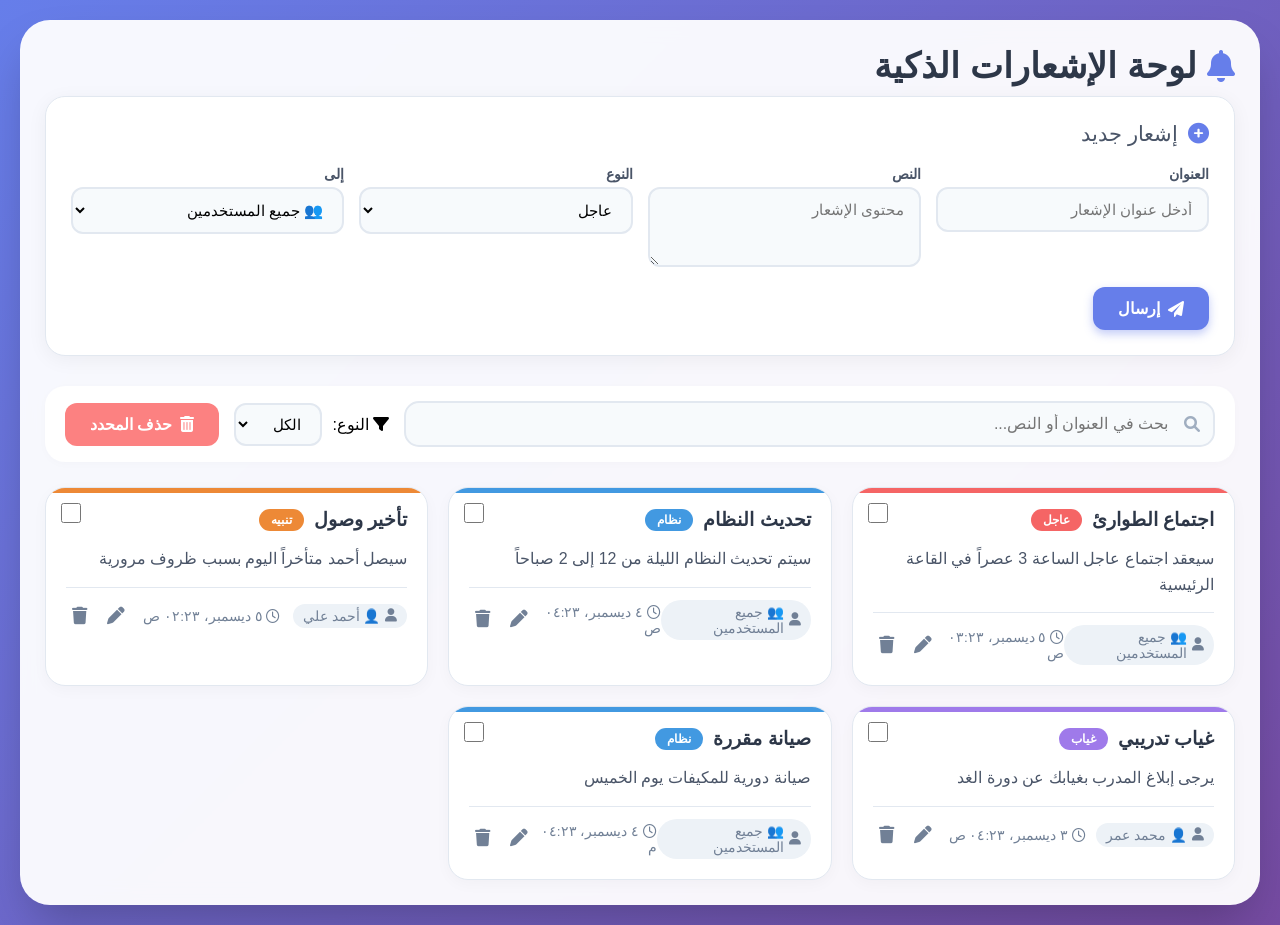
<file: map.html>
<!DOCTYPE html>
<html lang="ar" dir="rtl">
<head>
  <meta charset="UTF-8">
  <meta name="viewport" content="width=device-width, initial-scale=1.0">
  <title>لوحة الإشعارات الذكية</title>
  <!-- Font Awesome للأيقونات -->
  <link rel="stylesheet" href="https://cdnjs.cloudflare.com/ajax/libs/font-awesome/6.0.0-beta3/css/all.min.css">
  <style>
    * {
      margin: 0;
      padding: 0;
      box-sizing: border-box;
      font-family: 'Segoe UI', Tahoma, Geneva, Verdana, sans-serif;
    }

    body {
      background: linear-gradient(135deg, #667eea 0%, #764ba2 100%);
      min-height: 100vh;
      padding: 20px;
    }

    /* الحاوية الرئيسية */
    .dashboard {
      max-width: 1400px;
      margin: 0 auto;
      background: rgba(255, 255, 255, 0.95);
      backdrop-filter: blur(10px);
      border-radius: 30px;
      box-shadow: 0 25px 50px -12px rgba(0, 0, 0, 0.25);
      overflow: hidden;
      padding: 25px;
    }

    /* العنوان الرئيسي */
    h1 {
      font-size: 2.2rem;
      font-weight: 700;
      color: #2d3748;
      margin-bottom: 10px;
      display: flex;
      align-items: center;
      gap: 10px;
    }

    h1 i {
      color: #667eea;
      font-size: 2rem;
    }

    /* بطاقة النموذج */
    .form-card {
      background: white;
      border-radius: 20px;
      padding: 25px;
      margin-bottom: 30px;
      box-shadow: 0 4px 20px rgba(0, 0, 0, 0.05);
      border: 1px solid #e2e8f0;
    }

    .form-title {
      display: flex;
      align-items: center;
      gap: 10px;
      color: #4a5568;
      margin-bottom: 20px;
      font-size: 1.3rem;
    }

    .form-grid {
      display: grid;
      grid-template-columns: repeat(auto-fit, minmax(200px, 1fr));
      gap: 15px;
    }

    .input-group {
      display: flex;
      flex-direction: column;
      gap: 5px;
    }

    .input-group label {
      font-weight: 600;
      color: #4a5568;
      font-size: 0.9rem;
    }

    .input-group input, .input-group select, .input-group textarea {
      padding: 12px 15px;
      border: 2px solid #e2e8f0;
      border-radius: 12px;
      font-size: 0.95rem;
      transition: all 0.3s;
      background: #f7fafc;
    }

    .input-group input:focus, .input-group select:focus, .input-group textarea:focus {
      outline: none;
      border-color: #667eea;
      background: white;
      box-shadow: 0 0 0 3px rgba(102, 126, 234, 0.1);
    }

    .input-group textarea {
      resize: vertical;
      min-height: 80px;
    }

    .form-actions {
      display: flex;
      gap: 15px;
      margin-top: 20px;
      flex-wrap: wrap;
    }

    .btn {
      padding: 12px 25px;
      border: none;
      border-radius: 12px;
      font-weight: 600;
      font-size: 1rem;
      cursor: pointer;
      transition: all 0.3s;
      display: inline-flex;
      align-items: center;
      gap: 8px;
      background: #edf2f7;
      color: #2d3748;
    }

    .btn-primary {
      background: #667eea;
      color: white;
      box-shadow: 0 4px 10px rgba(102, 126, 234, 0.4);
    }

    .btn-primary:hover {
      background: #5a67d8;
      transform: translateY(-2px);
    }

    .btn-danger {
      background: #fc8181;
      color: white;
    }

    .btn-danger:hover {
      background: #f56565;
    }

    .btn-secondary {
      background: #cbd5e0;
      color: #2d3748;
    }

    .btn-secondary:hover {
      background: #a0aec0;
    }

    /* شريط الأدوات */
    .toolbar {
      display: flex;
      flex-wrap: wrap;
      gap: 15px;
      margin-bottom: 25px;
      align-items: center;
      background: white;
      padding: 15px 20px;
      border-radius: 20px;
      box-shadow: 0 2px 10px rgba(0,0,0,0.02);
    }

    .search-box {
      flex: 1;
      min-width: 250px;
      position: relative;
    }

    .search-box i {
      position: absolute;
      right: 15px;
      top: 50%;
      transform: translateY(-50%);
      color: #a0aec0;
    }

    .search-box input {
      width: 100%;
      padding: 12px 45px 12px 20px;
      border: 2px solid #e2e8f0;
      border-radius: 15px;
      font-size: 1rem;
      background: #f7fafc;
    }

    .filter-group {
      display: flex;
      align-items: center;
      gap: 10px;
    }

    .filter-group select {
      padding: 10px 15px;
      border: 2px solid #e2e8f0;
      border-radius: 12px;
      background: #f7fafc;
      font-size: 0.95rem;
    }

    /* شبكة البطاقات */
    .notifications-grid {
      display: grid;
      grid-template-columns: repeat(auto-fill, minmax(320px, 1fr));
      gap: 20px;
      margin-top: 20px;
    }

    /* بطاقة الإشعار */
    .notification-card {
      background: white;
      border-radius: 20px;
      padding: 20px;
      box-shadow: 0 4px 15px rgba(0, 0, 0, 0.03);
      border: 1px solid #e2e8f0;
      transition: all 0.3s;
      position: relative;
      overflow: hidden;
    }

    .notification-card:hover {
      transform: translateY(-5px);
      box-shadow: 0 12px 25px -8px rgba(0, 0, 0, 0.1);
      border-color: #cbd5e0;
    }

    /* شريط لوني حسب النوع */
    .notification-card::before {
      content: '';
      position: absolute;
      top: 0;
      right: 0;
      width: 100%;
      height: 5px;
    }

    .notification-card[data-type="عاجل"]::before {
      background: #f56565;
    }
    .notification-card[data-type="تنبيه"]::before {
      background: #ed8936;
    }
    .notification-card[data-type="نظام"]::before {
      background: #4299e1;
    }
    .notification-card[data-type="غياب"]::before {
      background: #9f7aea;
    }

    .card-header {
      display: flex;
      justify-content: space-between;
      align-items: flex-start;
      margin-bottom: 12px;
    }

    .title-section {
      display: flex;
      align-items: center;
      gap: 10px;
      flex-wrap: wrap;
    }

    .title-section h3 {
      font-size: 1.2rem;
      color: #2d3748;
      font-weight: 700;
    }

    .type-badge {
      padding: 4px 12px;
      border-radius: 50px;
      font-size: 0.75rem;
      font-weight: 600;
      color: white;
    }

    .type-badge.عاجل { background: #f56565; }
    .type-badge.تنبيه { background: #ed8936; }
    .type-badge.نظام { background: #4299e1; }
    .type-badge.غياب { background: #9f7aea; }

    .card-body {
      color: #4a5568;
      margin: 15px 0;
      line-height: 1.6;
    }

    .card-footer {
      display: flex;
      justify-content: space-between;
      align-items: center;
      font-size: 0.85rem;
      color: #718096;
      border-top: 1px solid #e2e8f0;
      padding-top: 12px;
      margin-top: 10px;
    }

    .user-info {
      display: flex;
      align-items: center;
      gap: 5px;
      background: #edf2f7;
      padding: 4px 10px;
      border-radius: 50px;
    }

    .card-actions {
      display: flex;
      gap: 8px;
    }

    .icon-btn {
      background: none;
      border: none;
      font-size: 1.1rem;
      cursor: pointer;
      padding: 6px;
      border-radius: 10px;
      transition: all 0.2s;
      color: #718096;
    }

    .icon-btn:hover {
      background: #edf2f7;
      color: #2d3748;
    }

    .icon-btn.delete:hover {
      background: #fed7d7;
      color: #e53e3e;
    }

    .icon-btn.edit:hover {
      background: #bee3f8;
      color: #3182ce;
    }

    .checkbox-container {
      position: absolute;
      top: 15px;
      left: 15px;
    }

    .checkbox-container input[type="checkbox"] {
      width: 20px;
      height: 20px;
      cursor: pointer;
      accent-color: #667eea;
    }

    /* حالة عدم وجود نتائج */
    .no-results {
      text-align: center;
      padding: 50px;
      color: #a0aec0;
      font-size: 1.2rem;
      background: white;
      border-radius: 20px;
      grid-column: 1 / -1;
    }

    /* رسائل الخطأ */
    .error-message {
      background: #fed7d7;
      color: #c53030;
      padding: 12px;
      border-radius: 10px;
      margin-bottom: 15px;
      font-size: 0.95rem;
      display: flex;
      align-items: center;
      gap: 8px;
    }

    /* المستخدمون في القائمة */
    .user-tag {
      background: #e2e8f0;
      border-radius: 20px;
      padding: 2px 10px;
      font-size: 0.8rem;
    }
  </style>
</head>
<body>
<div class="dashboard">
  <h1>
    <i class="fas fa-bell"></i>
    لوحة الإشعارات الذكية
  </h1>

  <!-- نموذج إضافة / تعديل الإشعار -->
  <div class="form-card">
    <div class="form-title">
      <i class="fas fa-plus-circle" style="color: #667eea;"></i>
      <span id="form-title-text">إشعار جديد</span>
    </div>
    <div id="error-container"></div>
    <div class="form-grid">
      <div class="input-group">
        <label>العنوان</label>
        <input type="text" id="title-input" placeholder="أدخل عنوان الإشعار">
      </div>
      <div class="input-group">
        <label>النص</label>
        <textarea id="body-input" placeholder="محتوى الإشعار"></textarea>
      </div>
      <div class="input-group">
        <label>النوع</label>
        <select id="type-select">
          <option value="عاجل">عاجل</option>
          <option value="تنبيه">تنبيه</option>
          <option value="نظام">نظام</option>
          <option value="غياب">غياب</option>
        </select>
      </div>
      <div class="input-group">
        <label>إلى</label>
        <select id="user-select">
          <option value="all">👥 جميع المستخدمين</option>
        </select>
      </div>
    </div>
    <div class="form-actions">
      <button class="btn btn-primary" id="submit-btn"><i class="fas fa-paper-plane"></i> إرسال</button>
      <button class="btn btn-secondary" id="cancel-edit-btn" style="display: none;"><i class="fas fa-times"></i> إلغاء التعديل</button>
    </div>
  </div>

  <!-- شريط الأدوات -->
  <div class="toolbar">
    <div class="search-box">
      <i class="fas fa-search"></i>
      <input type="text" id="search-input" placeholder="بحث في العنوان أو النص...">
    </div>
    <div class="filter-group">
      <label><i class="fas fa-filter"></i> النوع:</label>
      <select id="filter-type">
        <option value="">الكل</option>
        <option value="عاجل">عاجل</option>
        <option value="تنبيه">تنبيه</option>
        <option value="نظام">نظام</option>
        <option value="غياب">غياب</option>
      </select>
    </div>
    <button class="btn btn-danger" id="delete-selected-btn"><i class="fas fa-trash-alt"></i> حذف المحدد</button>
  </div>

  <!-- عرض الإشعارات -->
  <div id="notifications-container" class="notifications-grid">
    <!-- سيتم ملؤها ديناميكياً -->
  </div>
</div>

<script>
  // ---------- بيانات محاكاة (المصفوفات) ----------
  const users = [
    { id: 1, name: 'أحمد علي' },
    { id: 2, name: 'سارة خالد' },
    { id: 3, name: 'محمد عمر' },
    { id: 4, name: 'فاطمة الزهراء' },
    { id: 5, name: 'يوسف أحمد' }
  ];

  // إشعارات افتراضية
  let notifications = [
    { id: 1001, title: 'اجتماع الطوارئ', body: 'سيعقد اجتماع عاجل الساعة 3 عصراً في القاعة الرئيسية', type: 'عاجل', userId: null, createdAt: Date.now() - 3600000 },
    { id: 1002, title: 'تحديث النظام', body: 'سيتم تحديث النظام الليلة من 12 إلى 2 صباحاً', type: 'نظام', userId: null, createdAt: Date.now() - 86400000 },
    { id: 1003, title: 'تأخير وصول', body: 'سيصل أحمد متأخراً اليوم بسبب ظروف مرورية', type: 'تنبيه', userId: 1, createdAt: Date.now() - 7200000 },
    { id: 1004, title: 'غياب تدريبي', body: 'يرجى إبلاغ المدرب بغيابك عن دورة الغد', type: 'غياب', userId: 3, createdAt: Date.now() - 172800000 },
    { id: 1005, title: 'صيانة مقررة', body: 'صيانة دورية للمكيفات يوم الخميس', type: 'نظام', userId: null, createdAt: Date.now() - 43200000 },
  ];

  // متغيرات الحالة
  let selectedNotifications = new Set();   // لتخزين ids المحددة
  let currentEditId = null;               // معرف الإشعار الجاري تعديله
  let searchTerm = '';
  let filterType = '';

  // ---------- دوال مساعدة ----------
  function formatDate(timestamp) {
    const date = new Date(timestamp);
    return date.toLocaleString('ar-EG', { month: 'short', day: 'numeric', hour: '2-digit', minute: '2-digit' });
  }

  // ملء قائمة المستخدمين في الـ select
  function populateUserSelect() {
    const select = document.getElementById('user-select');
    select.innerHTML = '<option value="all">👥 جميع المستخدمين</option>';
    users.forEach(user => {
      const option = document.createElement('option');
      option.value = user.id;
      option.textContent = `👤 ${user.name}`;
      select.appendChild(option);
    });
  }

  // إعادة تعيين النموذج للإضافة
  function resetForm() {
    document.getElementById('title-input').value = '';
    document.getElementById('body-input').value = '';
    document.getElementById('type-select').value = 'عاجل';
    document.getElementById('user-select').value = 'all';
    currentEditId = null;
    document.getElementById('form-title-text').innerText = 'إشعار جديد';
    document.getElementById('submit-btn').innerHTML = '<i class="fas fa-paper-plane"></i> إرسال';
    document.getElementById('cancel-edit-btn').style.display = 'none';
    document.getElementById('error-container').innerHTML = '';
  }

  // تعبئة النموذج للتحرير
  function fillFormForEdit(notification) {
    document.getElementById('title-input').value = notification.title;
    document.getElementById('body-input').value = notification.body;
    document.getElementById('type-select').value = notification.type;
    document.getElementById('user-select').value = notification.userId === null ? 'all' : notification.userId;
    currentEditId = notification.id;
    document.getElementById('form-title-text').innerText = 'تعديل الإشعار';
    document.getElementById('submit-btn').innerHTML = '<i class="fas fa-edit"></i> تحديث';
    document.getElementById('cancel-edit-btn').style.display = 'inline-flex';
  }

  // التحقق من صحة النموذج
  function validateForm(title, body) {
    if (!title.trim() || !body.trim()) {
      showError('العنوان والنص مطلوبان');
      return false;
    }
    return true;
  }

  function showError(msg) {
    const errorDiv = document.getElementById('error-container');
    errorDiv.innerHTML = `<div class="error-message"><i class="fas fa-exclamation-circle"></i> ${msg}</div>`;
    setTimeout(() => errorDiv.innerHTML = '', 3000);
  }

  // الحصول على الإشعارات المفلترة
  function getFilteredNotifications() {
    return notifications.filter(notif => {
      // فلتر البحث
      const matchesSearch = notif.title.includes(searchTerm) || notif.body.includes(searchTerm);
      // فلتر النوع
      const matchesType = filterType === '' || notif.type === filterType;
      return matchesSearch && matchesType;
    });
  }

  // عرض الإشعارات في الصفحة
  function renderNotifications() {
    const container = document.getElementById('notifications-container');
    const filtered = getFilteredNotifications();

    if (filtered.length === 0) {
      container.innerHTML = '<div class="no-results"><i class="fas fa-inbox fa-3x" style="margin-bottom:15px;"></i><br />لا توجد إشعارات تطابق البحث</div>';
      return;
    }

    let html = '';
    filtered.forEach(notif => {
      const user = users.find(u => u.id === notif.userId);
      const userName = notif.userId === null ? '👥 جميع المستخدمين' : `👤 ${user ? user.name : 'مستخدم غير معروف'}`;
      const isSelected = selectedNotifications.has(notif.id);
      const timeAgo = formatDate(notif.createdAt);

      html += `
        <div class="notification-card" data-type="${notif.type}" data-id="${notif.id}">
          <div class="checkbox-container">
            <input type="checkbox" class="notif-checkbox" value="${notif.id}" ${isSelected ? 'checked' : ''} onchange="toggleSelect(${notif.id})">
          </div>
          <div class="card-header">
            <div class="title-section">
              <h3>${notif.title}</h3>
              <span class="type-badge ${notif.type}">${notif.type}</span>
            </div>
          </div>
          <div class="card-body">
            <p>${notif.body}</p>
          </div>
          <div class="card-footer">
            <div class="user-info">
              <i class="fas fa-user"></i> ${userName}
            </div>
            <div class="time-info">
              <i class="far fa-clock"></i> ${timeAgo}
            </div>
            <div class="card-actions">
              <button class="icon-btn edit" onclick="editNotification(${notif.id})"><i class="fas fa-pen"></i></button>
              <button class="icon-btn delete" onclick="deleteNotification(${notif.id})"><i class="fas fa-trash"></i></button>
            </div>
          </div>
        </div>
      `;
    });

    container.innerHTML = html;
  }

  // دوال عامة ليتم استدعاؤها من الأحداث داخل الـ HTML
  window.toggleSelect = function(id) {
    if (selectedNotifications.has(id)) {
      selectedNotifications.delete(id);
    } else {
      selectedNotifications.add(id);
    }
    renderNotifications(); // إعادة الرسم لتحديث حالة الـ checkbox (لون التحديد)
  };

  window.deleteNotification = function(id) {
    if (confirm('هل أنت متأكد من حذف هذا الإشعار؟')) {
      notifications = notifications.filter(n => n.id !== id);
      if (selectedNotifications.has(id)) selectedNotifications.delete(id);
      if (currentEditId === id) resetForm();
      renderNotifications();
    }
  };

  window.editNotification = function(id) {
    const notif = notifications.find(n => n.id === id);
    if (notif) fillFormForEdit(notif);
  };

  // إضافة أو تحديث إشعار
  function handleSubmit() {
    const title = document.getElementById('title-input').value.trim();
    const body = document.getElementById('body-input').value.trim();
    const type = document.getElementById('type-select').value;
    const userVal = document.getElementById('user-select').value;
    const userId = userVal === 'all' ? null : parseInt(userVal);

    if (!validateForm(title, body)) return;

    if (currentEditId) {
      // تحديث
      const index = notifications.findIndex(n => n.id === currentEditId);
      if (index !== -1) {
        notifications[index] = {
          ...notifications[index],
          title,
          body,
          type,
          userId,
          createdAt: notifications[index].createdAt // حافظ على التاريخ الأصلي
        };
      }
      resetForm();
    } else {
      // إضافة جديدة
      const newId = Date.now() + Math.floor(Math.random() * 1000); // ID فريد
      const newNotif = {
        id: newId,
        title,
        body,
        type,
        userId,
        createdAt: Date.now()
      };
      notifications.push(newNotif);
      resetForm();
    }

    renderNotifications();
  }

  // حذف المحدد
  function deleteSelected() {
    if (selectedNotifications.size === 0) {
      alert('لم تختر أي إشعارات للحذف');
      return;
    }
    if (confirm(`هل أنت متأكد من حذف ${selectedNotifications.size} إشعار؟`)) {
      notifications = notifications.filter(n => !selectedNotifications.has(n.id));
      // إذا كان المحذوف هو قيد التعديل، نعيد تعيين النموذج
      if (currentEditId && selectedNotifications.has(currentEditId)) {
        resetForm();
      }
      selectedNotifications.clear();
      renderNotifications();
    }
  }

  // دالة لتحديث الفلاتر
  function updateFilters() {
    searchTerm = document.getElementById('search-input').value.trim();
    filterType = document.getElementById('filter-type').value;
    renderNotifications();
  }

  // تهيئة الصفحة
  window.onload = function() {
    populateUserSelect();
    resetForm();
    renderNotifications();

    // الأحداث
    document.getElementById('submit-btn').addEventListener('click', handleSubmit);
    document.getElementById('cancel-edit-btn').addEventListener('click', resetForm);
    document.getElementById('delete-selected-btn').addEventListener('click', deleteSelected);

    // البحث والتصفية مع تأخير بسيط (debounce)
    let searchTimeout;
    document.getElementById('search-input').addEventListener('input', function() {
      clearTimeout(searchTimeout);
      searchTimeout = setTimeout(() => {
        searchTerm = this.value.trim();
        renderNotifications();
      }, 300);
    });

    document.getElementById('filter-type').addEventListener('change', function() {
      filterType = this.value;
      renderNotifications();
    });
  };
</script>
</body>
</html>
</file>
